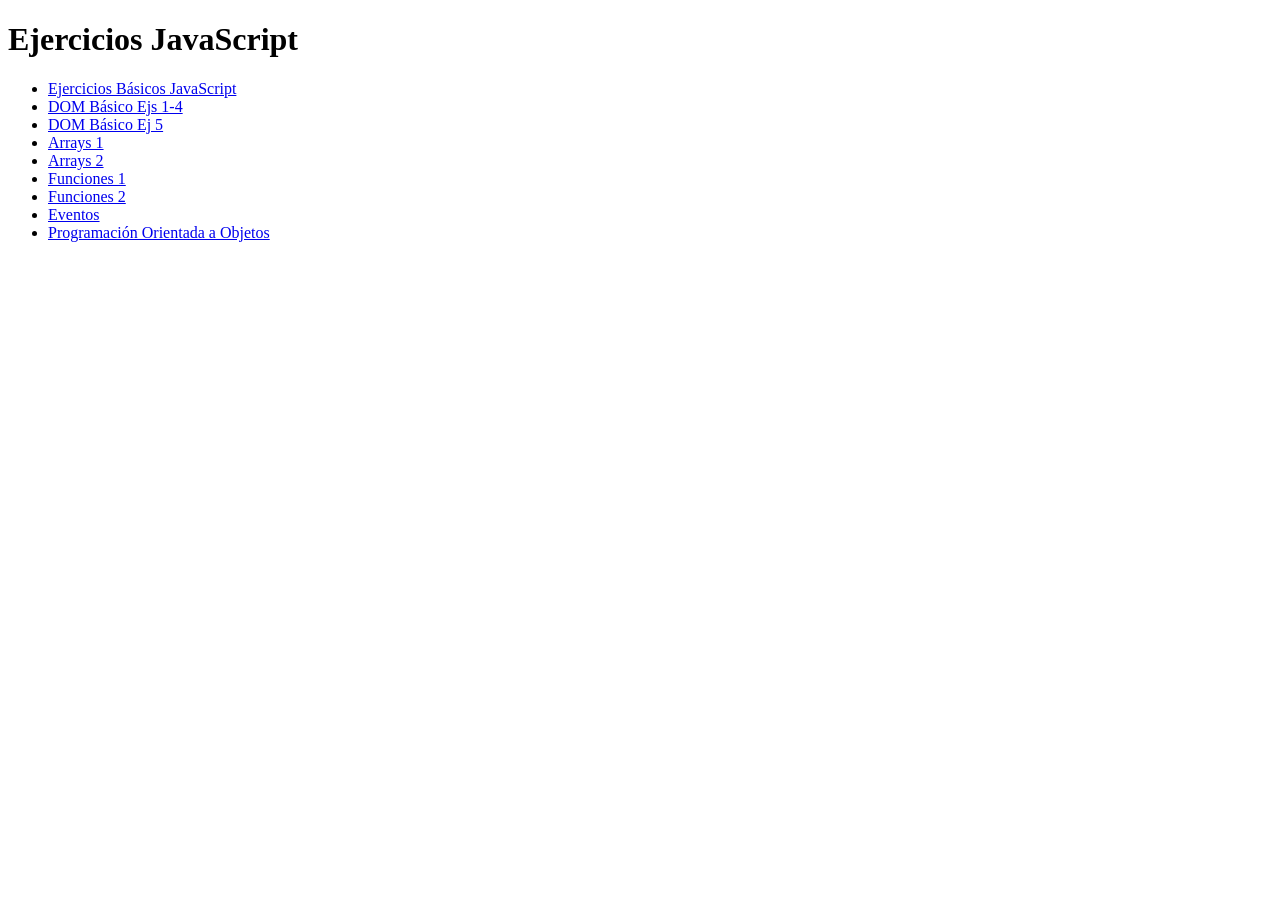
<file: index.html>
<!DOCTYPE html>
<html lang="es">
<head>
    <meta charset="UTF-8">
    <title>Ejercicios JavaScript</title>
</head>
<body>

    <h1>Ejercicios JavaScript</h1>

    <ul>
        <li>
            <a href="./EjerciciosBasicosJavaScriptSemi/index.html">
                Ejercicios Básicos JavaScript
            </a>
        </li>
        <li>
            <a href="./DOMBasicoSemi/ej1-4.html">
                DOM Básico Ejs 1-4
            </a>
        </li>
        <li>
            <a href="./DOMBasicoSemi/ej5.html">
                DOM Básico Ej 5
            </a>
        </li>
        <li>
            <a href="./ArraysSemi/1.html">
                Arrays 1
            </a>
        </li>
        <li>
            <a href="./ArraysSemi/2.html">
                Arrays 2
            </a>
        </li>
        <li>
            <a href="./FuncionesSemi/index1.html">
                Funciones 1
            </a>
        </li>
        <li>
            <a href="./FuncionesSemi/index2.html">
                Funciones 2
            </a>
        </li>
        <li>
            <a href="./EventosSemi/index.html">
                Eventos
            </a>
        </li>
        <li>
            <a href="./POOSemi/index.html">
                Programación Orientada a Objetos
            </a>
        </li>
    </ul>

</body>
</html>
</file>
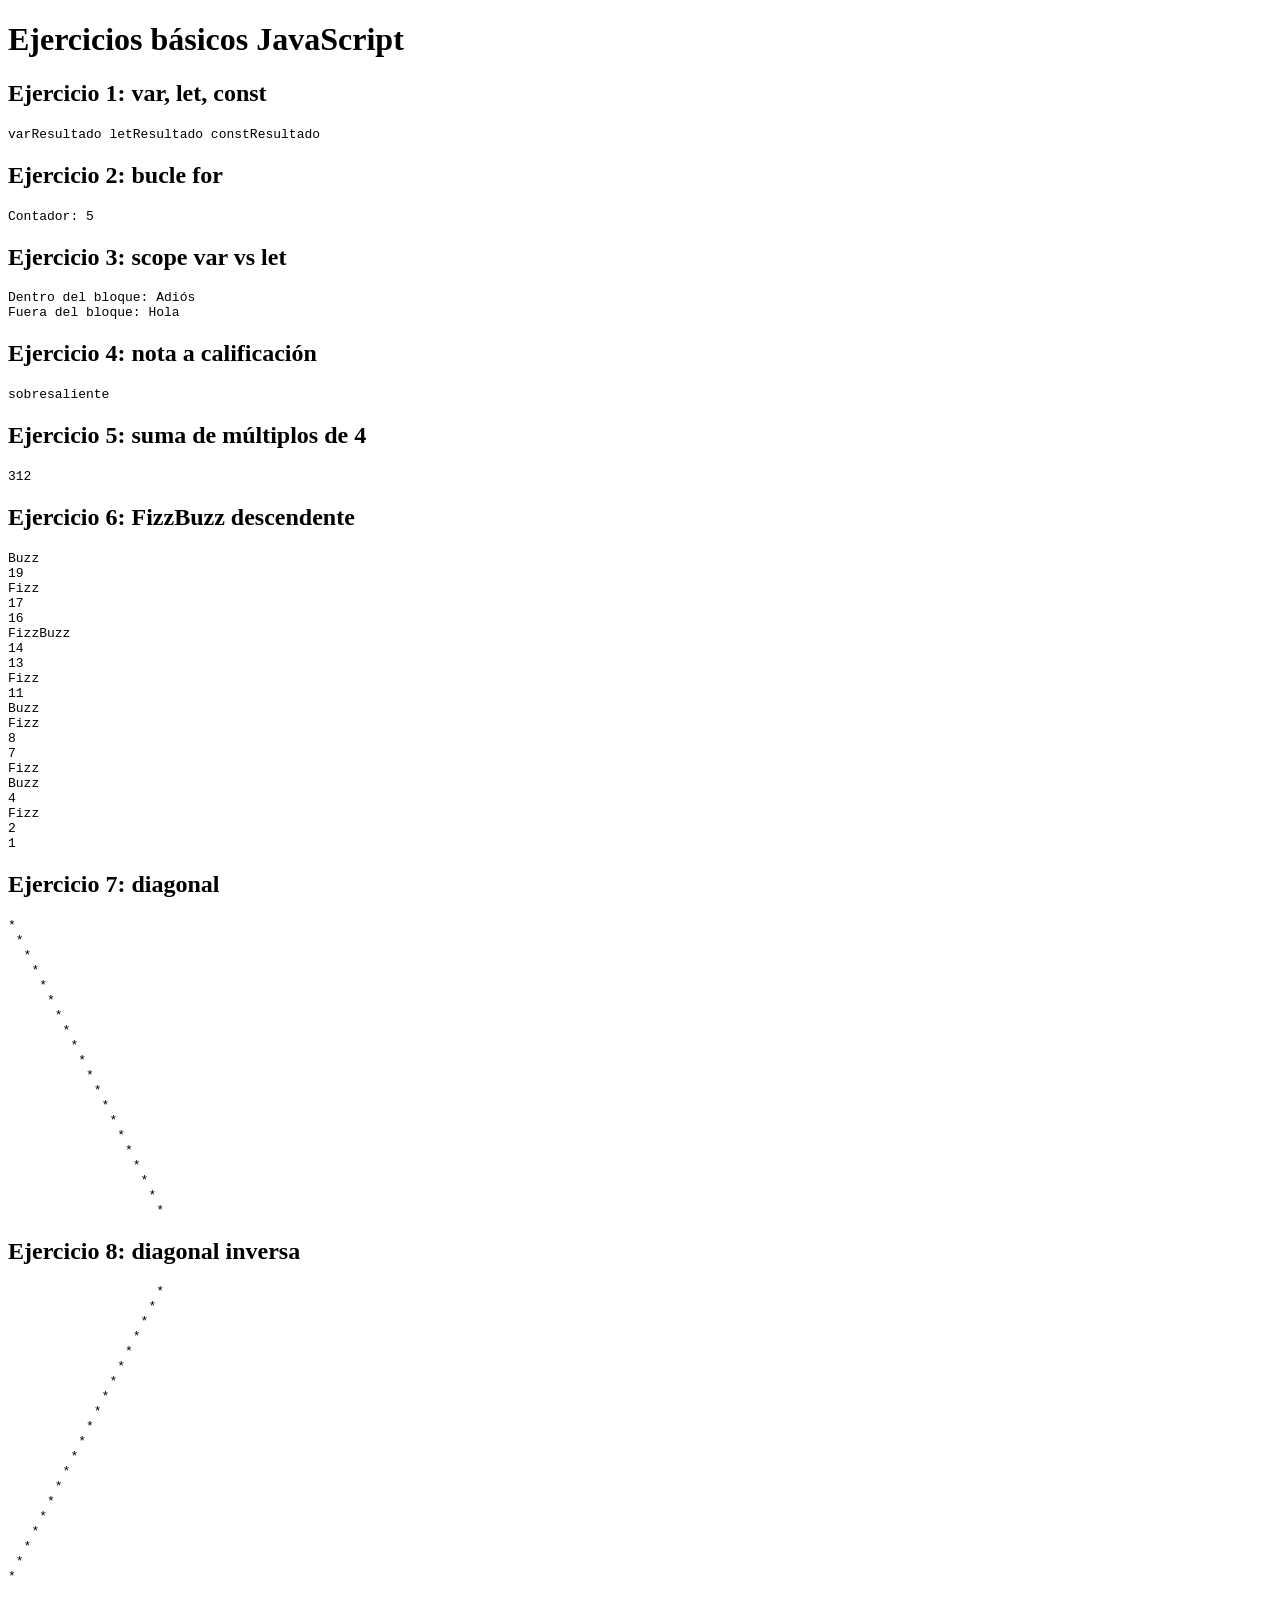
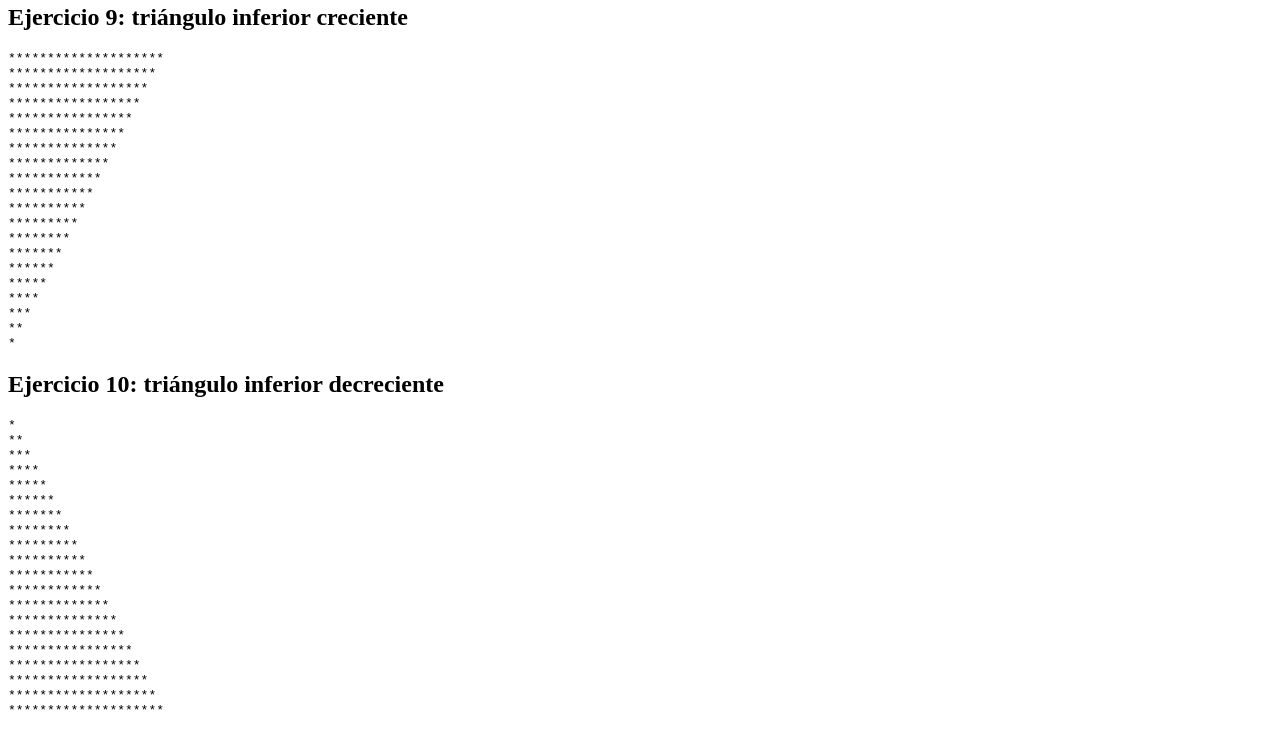
<file: EjerciciosBasicosJavaScriptSemi/index.html>
<!doctype html>
<html lang="es">
<head>
<meta charset="UTF-8" />
<meta name="viewport" content="width=device-width, initial-scale=1.0" />
<title>Document</title>
</head>
<body>
<h1>Ejercicios básicos JavaScript</h1>
<h2>Ejercicio 1: var, let, const</h2>
<pre id="salida1"></pre>
<script src="1.js"></script>
<h2>Ejercicio 2: bucle for</h2>
<pre id="salida2"></pre>
<script src="2.js"></script>
<h2>Ejercicio 3: scope var vs let</h2>
<pre id="salida3"></pre>
<script src="3.js"></script>
<h2>Ejercicio 4: nota a calificación</h2>
<pre id="salida4"></pre>
<script src="4.js"></script>
<h2>Ejercicio 5: suma de múltiplos de 4</h2>
<pre id="salida5"></pre>
<script src="5.js"></script>
<h2>Ejercicio 6: FizzBuzz descendente</h2>
<pre id="salida6"></pre>
<script src="6.js"></script>
<h2>Ejercicio 7: diagonal</h2>
<pre id="salida7"></pre>
<script src="7.js"></script>
<h2>Ejercicio 8: diagonal inversa</h2>
<pre id="salida8"></pre>
<script src="8.js"></script>
<h2>Ejercicio 9: triángulo inferior creciente</h2>
<pre id="salida9"></pre>
<script src="9.js"></script>
<h2>Ejercicio 10: triángulo inferior decreciente</h2>
<pre id="salida10"></pre>
<script src="10.js"></script>
</body>
</html>
</file>
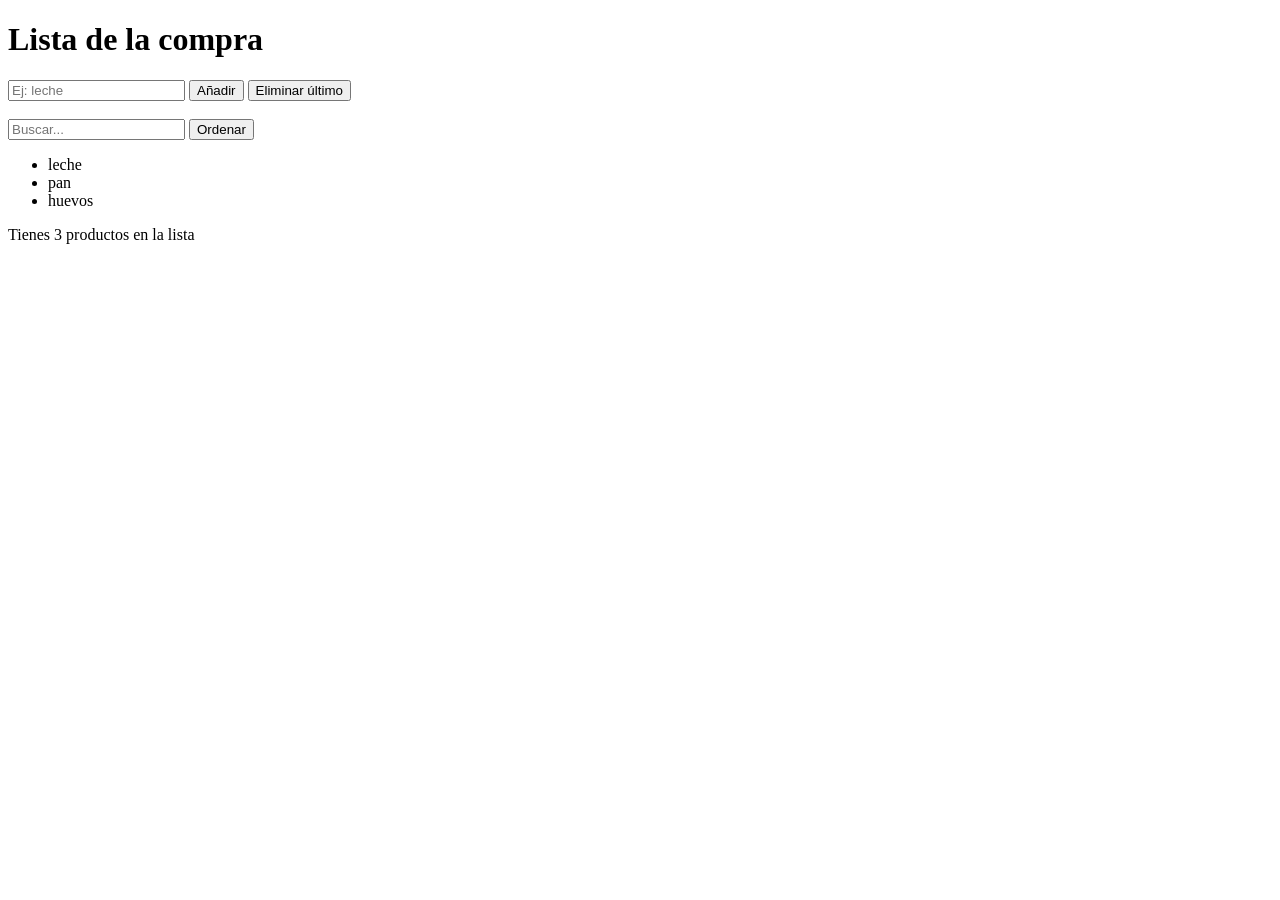
<file: EventosSemi/index.html>
<!DOCTYPE html>
<html lang="es">
<head>
    <meta charset="UTF-8">
    <title>Lista de la compra</title>
</head>
<body>

    <h1>Lista de la compra</h1>

    <input type="text" id="input-producto" placeholder="Ej: leche">

    <button id="btn-agregar">Añadir</button>

    <button id="btn-eliminar">Eliminar último</button>

    <br><br>

    <input type="text" id="buscador" placeholder="Buscar...">

    <button id="btn-ordenar">Ordenar</button>

    <ul id="lista"></ul>

    <p id="contador"></p>

    <script src="app.js"></script>

</body>
</html>
</file>
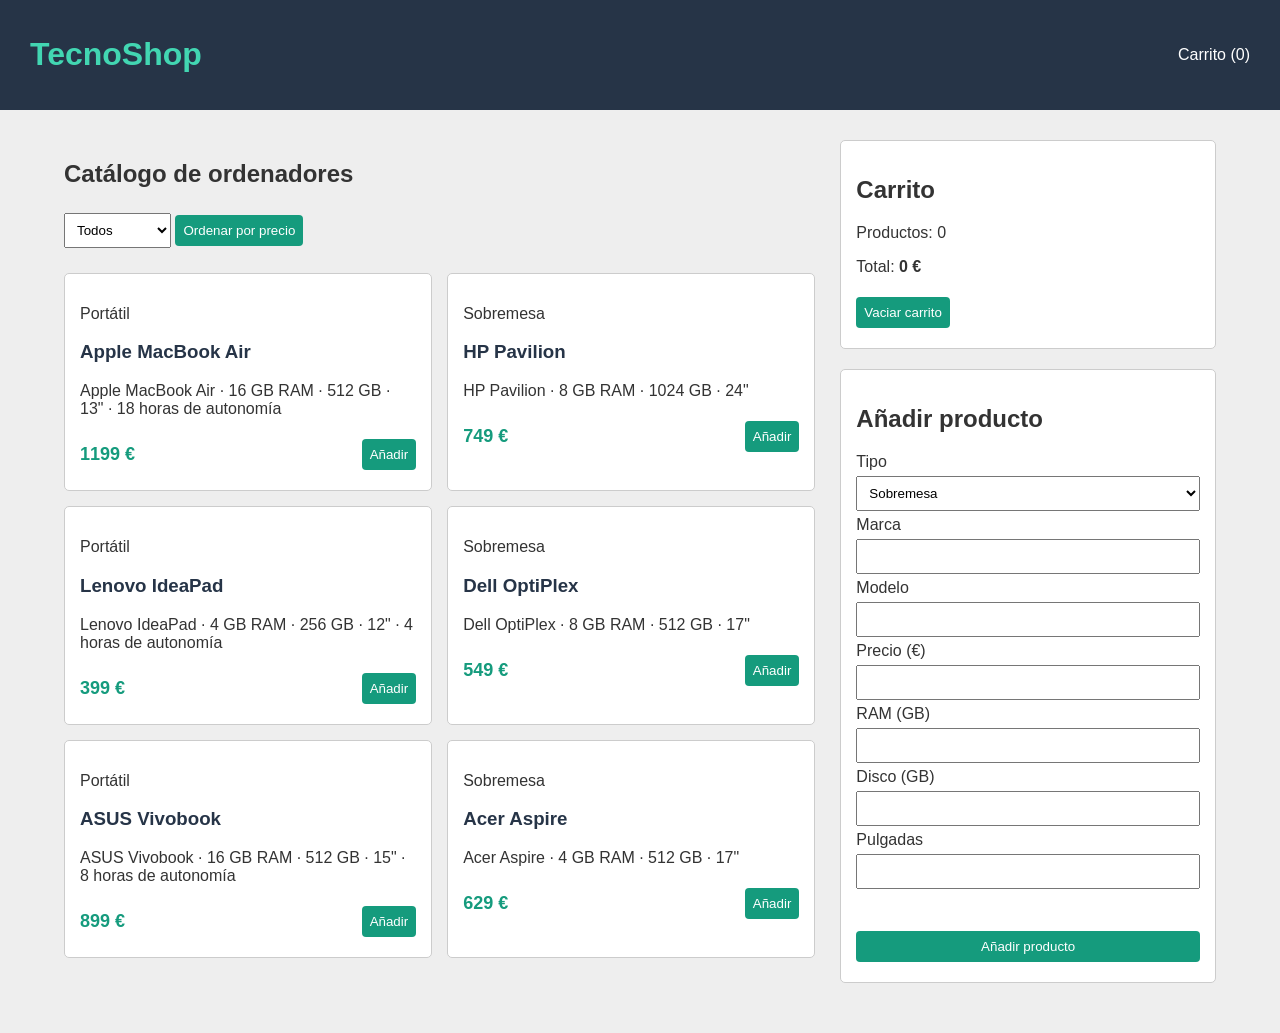
<file: POOSemi/index.html>
<!DOCTYPE html>
<html lang="es">
<head>
    <meta charset="UTF-8">
    <title>TecnoShop</title>
    <link rel="stylesheet" href="style.css">
</head>
<body>
    <header>
        <h1>TecnoShop</h1>
        <p id="contador">Carrito (0)</p>
    </header>
    <main>
        <section>
            <h2>Catálogo de ordenadores</h2>
            <select id="filtro">
                <option value="todos">Todos</option>
                <option value="sobremesa">Sobremesa</option>
                <option value="portatil">Portátiles</option>
            </select>

            <button id="ordenar">Ordenar por precio</button>

            <div id="catalogo"></div>
        </section>
        <aside>
            <section>
                <h2>Carrito</h2>
                <div id="productos-carrito"></div>

                <p>Productos: <span id="cantidad">0</span></p>
                <p>Total: <strong id="total">0 €</strong></p>

                <button id="vaciar">Vaciar carrito</button>
            </section>
            <section>
                <h2>Añadir producto</h2>
                <form id="formulario">
                    <label>Tipo</label>
                    <select id="tipo">
                        <option value="sobremesa">Sobremesa</option>
                        <option value="portatil">Portátil</option>
                    </select>

                    <label>Marca</label>
                    <input type="text" id="marca">

                    <label>Modelo</label>
                    <input type="text" id="modelo">

                    <label>Precio (€)</label>
                    <input type="number" id="precio" step="0.01">

                    <label>RAM (GB)</label>
                    <input type="number" id="ram">

                    <label>Disco (GB)</label>
                    <input type="number" id="disco">

                    <label>Pulgadas</label>
                    <input type="number" id="pulgadas">

                    <div id="campo-autonomia">
                        <label>Autonomía (horas)</label>
                        <input type="number" id="autonomia">
                    </div>
                    <p id="error"></p>
                    <button type="submit">Añadir producto</button>
                </form>
            </section>
        </aside>
    </main>
    <script src="script.js"></script>
</body>
</html>
</file>
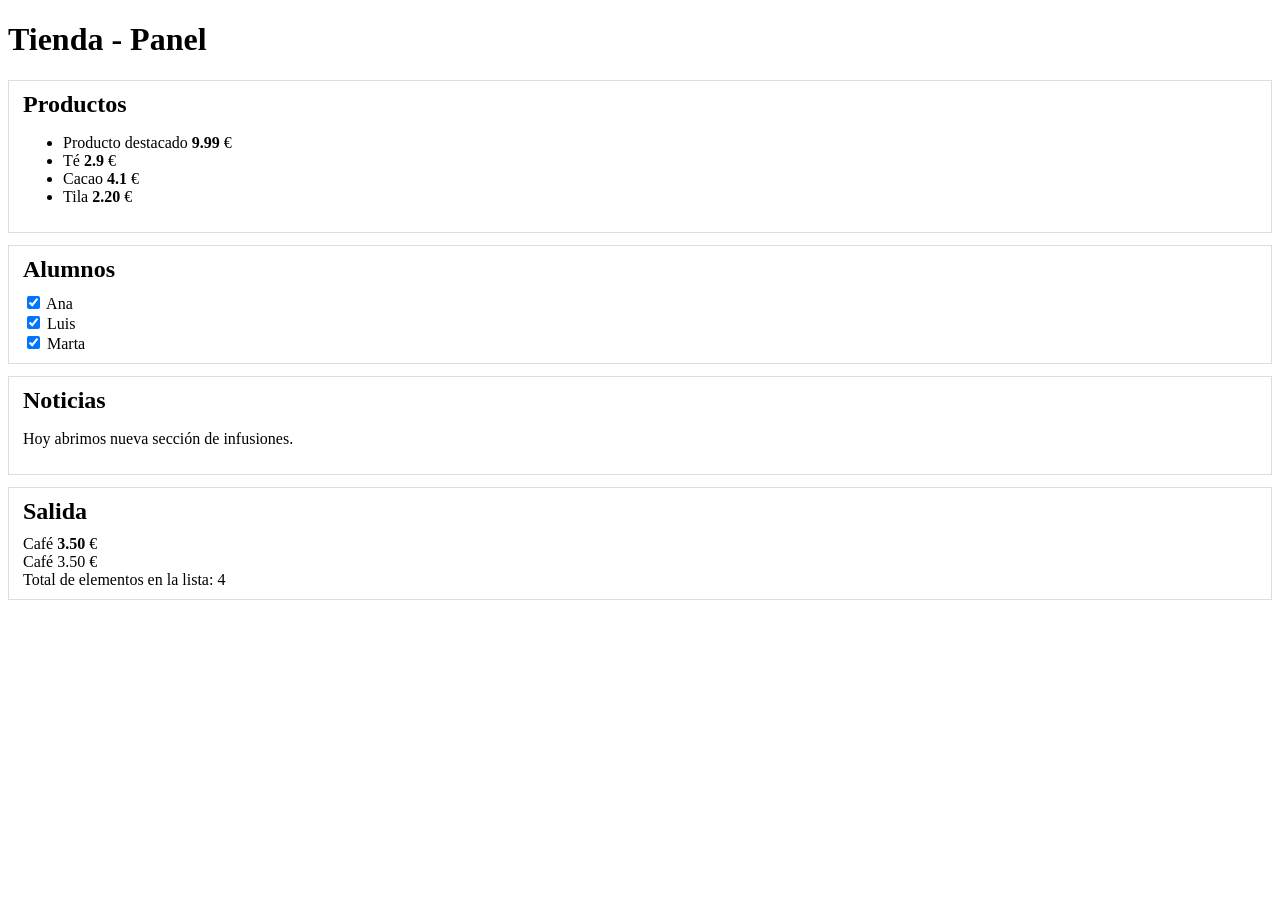
<file: DOMBasicoSemi/ej5.html>
<!DOCTYPE html>
<html lang="es">

<head>
    <meta charset="UTF-8" />
    <title>UD2 DOM</title>

    <style>
        section {
            border: 1px solid #ddd;
            padding: 10px 14px;
            margin: 12px 0;
        }

        h2 {
            margin: 0 0 10px;
        }

        .precio {
            font-weight: bold;
        }
    </style>
</head>

<body>

    <div id="contenedor">

        <h1>Tienda - Panel</h1>

        <section id="productos">

            <h2>Productos</h2>

            <ul id="lista">
                <li id="p1">
                    Café <span class="precio">3.50</span> €
                </li>

                <li id="p2">
                    Té <span class="precio">2.80</span> €
                </li>

                <li id="p3">
                    Cacao <span class="precio">4.00</span> €
                </li>
            </ul>

        </section>

        <section id="alumnos">

            <h2>Alumnos</h2>

            <label>
                <input type="checkbox" name="alumnos" />
                Ana
            </label>

            <br />

            <label>
                <input type="checkbox" name="alumnos" />
                Luis
            </label>

            <br />

            <label>
                <input type="checkbox" name="alumnos" />
                Marta
            </label>

            <br />

        </section>

        <section id="noticias">

            <h2>Noticias</h2>

            <p id="n1">
                Hoy abrimos nueva sección de infusiones.
            </p>

            <p id="n2">
                Llegó stock de Cacao Premium.
            </p>

        </section>

        <section id="salida">

            <h2>Salida</h2>

            <div id="log"></div>

        </section>

    </div>
    <script src="ej5.js"></script>
</body>

</html>
</file>
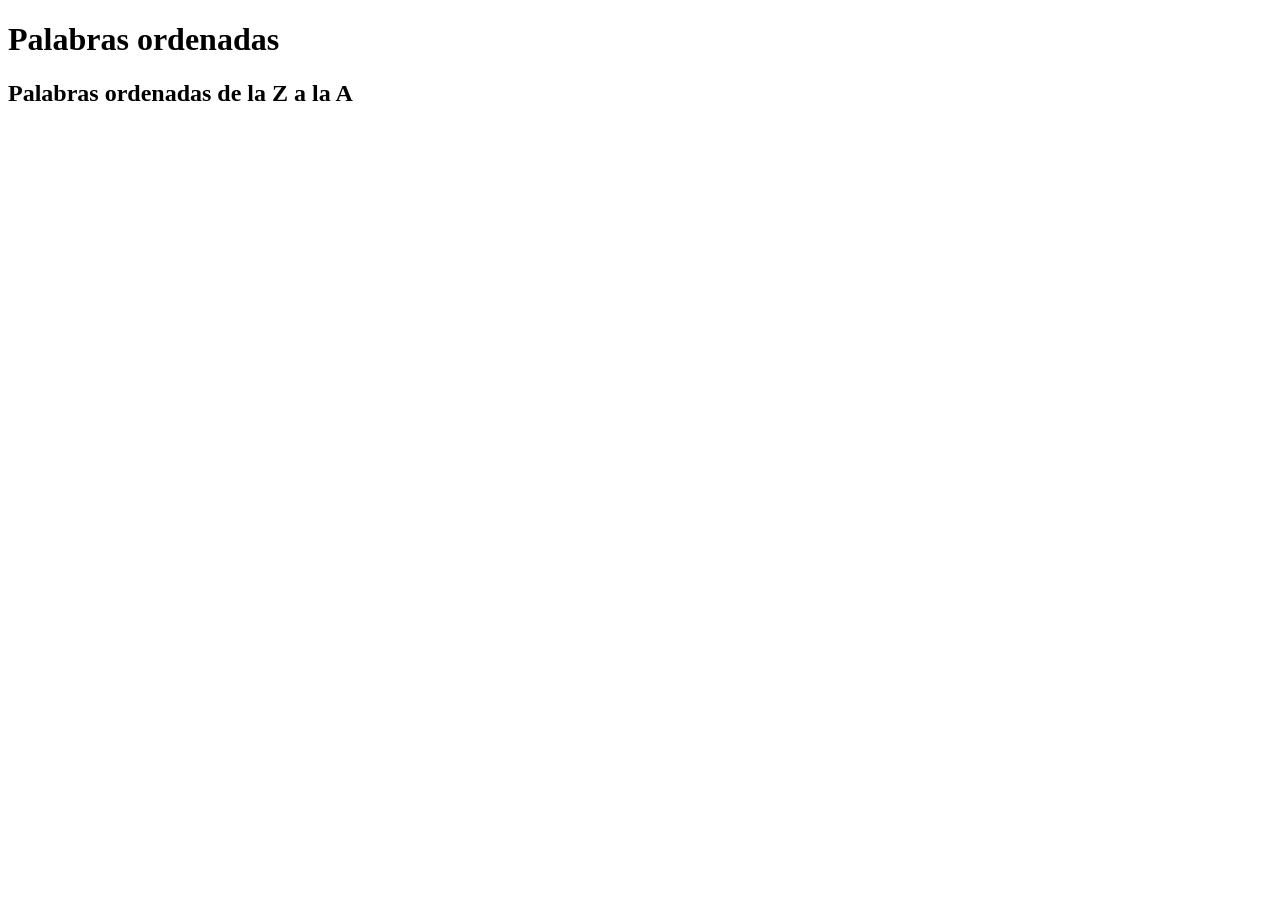
<file: FuncionesSemi/index1.html>
<!DOCTYPE html>
<html lang="es">
<head>
    <meta charset="UTF-8">
    <meta name="viewport" content="width=device-width, initial-scale=1.0">
    <title>Funciones</title>
</head>
<body>
    <h1>Palabras ordenadas</h1>

    <div id="resultado"></div>

    <script src="1.js"></script>
</body>
</html>
</file>
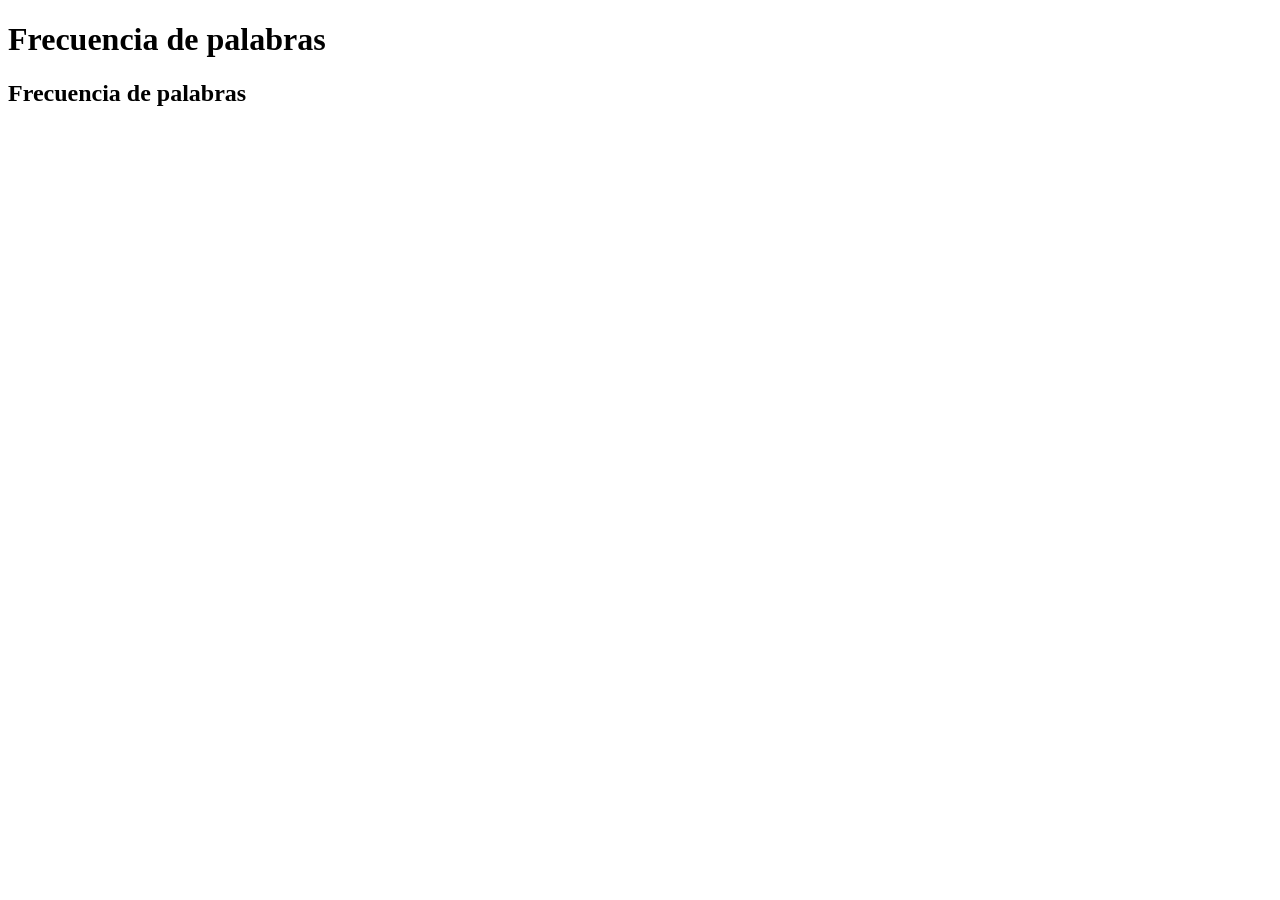
<file: FuncionesSemi/index2.html>
<!DOCTYPE html>
<html lang="es">
<head>
    <meta charset="UTF-8">
    <meta name="viewport" content="width=device-width, initial-scale=1.0">
    <title>Funciones</title>
</head>
<body>
    <h1>Frecuencia de palabras</h1>

    <div id="resultado"></div>

    <script src="./2.js"></script>
</body>
</html>
</file>
<file: POOSemi/style.css>
body {
    font-family: Arial, sans-serif;
    background-color: #eeeeee;
    color: #333333;
    margin: 0;
}

header {
    background-color: #263447;
    color: white;
    padding: 15px 30px;
    display: flex;
    justify-content: space-between;
    align-items: center;
}

header h1 {
    color: #42d6b2;
}

main {
    width: 90%;
    margin: 30px auto;
    display: grid;
    grid-template-columns: 2fr 1fr;
    gap: 25px;
}

#catalogo {
    display: grid;
    grid-template-columns: 1fr 1fr;
    gap: 15px;
    margin-top: 20px;
}

article, aside section {
    background-color: white;
    padding: 15px;
    border: 1px solid #cccccc;
    border-radius: 5px;
}

article h3 {
    color: #263447;
}

.precio-fila {
    display: flex;
    justify-content: space-between;
    align-items: center;
}

.precio {
    color: #159b7d;
    font-weight: bold;
    font-size: 18px;
}

button, select, input {
    padding: 8px;
    margin: 5px 0;
}

button {
    background-color: #159b7d;
    color: white;
    border: none;
    border-radius: 4px;
    cursor: pointer;
}

button:hover {
    background-color: #117a63;
}

aside section {
    margin-bottom: 20px;
}

#productos-carrito p {
    border-bottom: 1px solid #cccccc;
    padding-bottom: 8px;
}

form {
    display: flex;
    flex-direction: column;
}

form input, form select {
    box-sizing: border-box;
    width: 100%;
}

#error {
    color: red;
}

#campo-autonomia {
    display: none;
}
</file>
